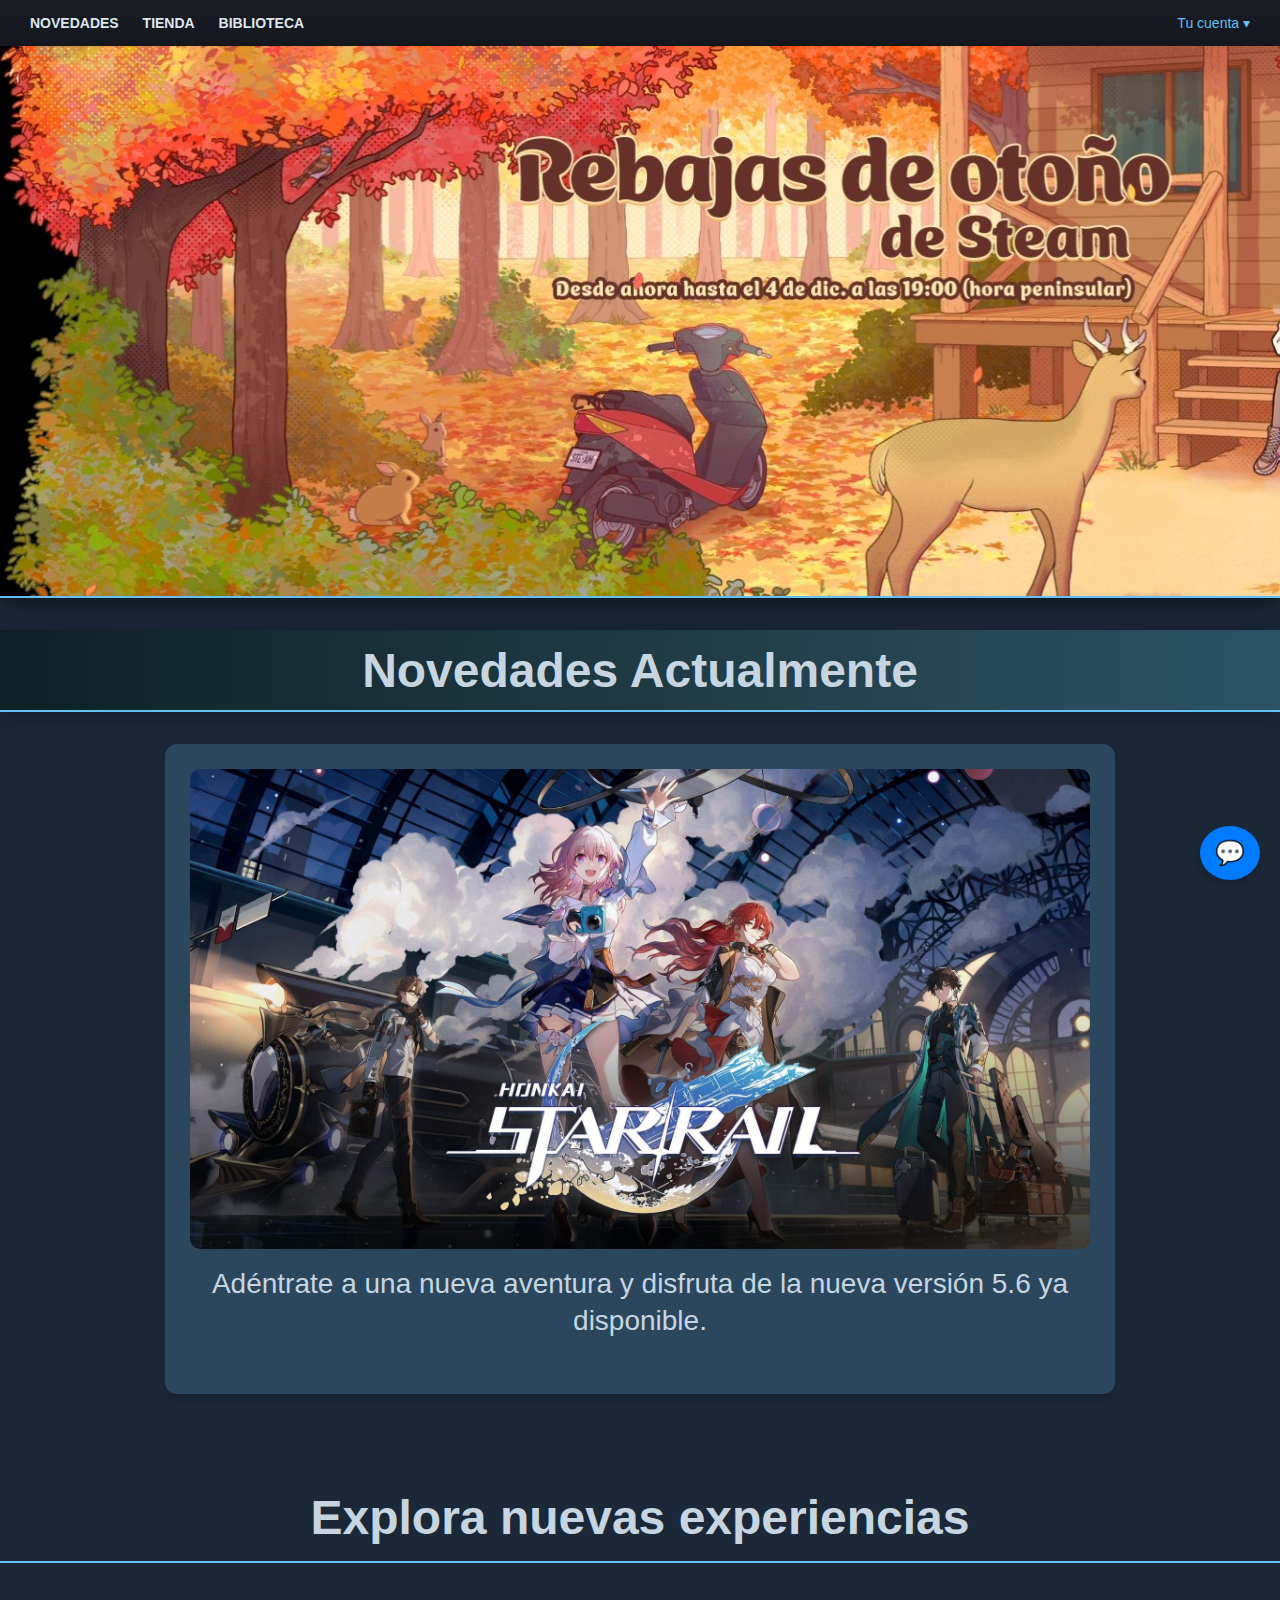
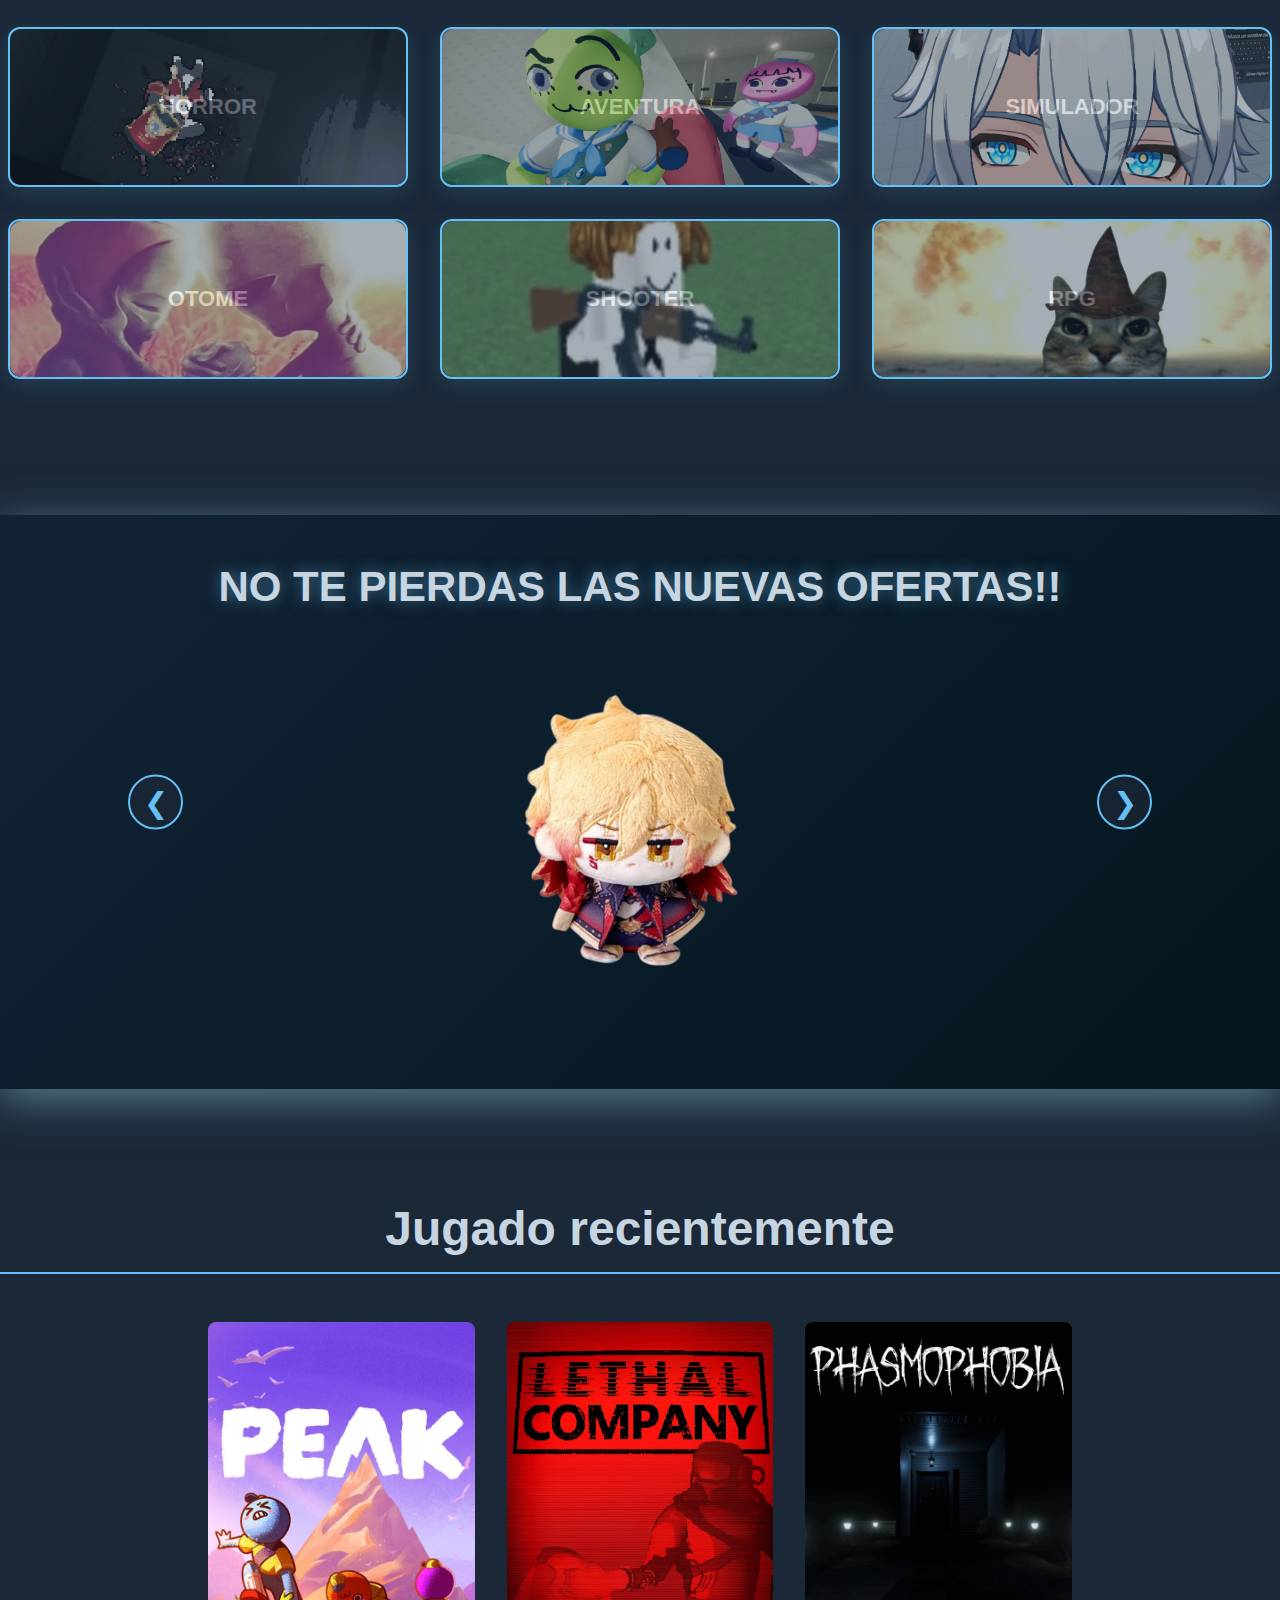
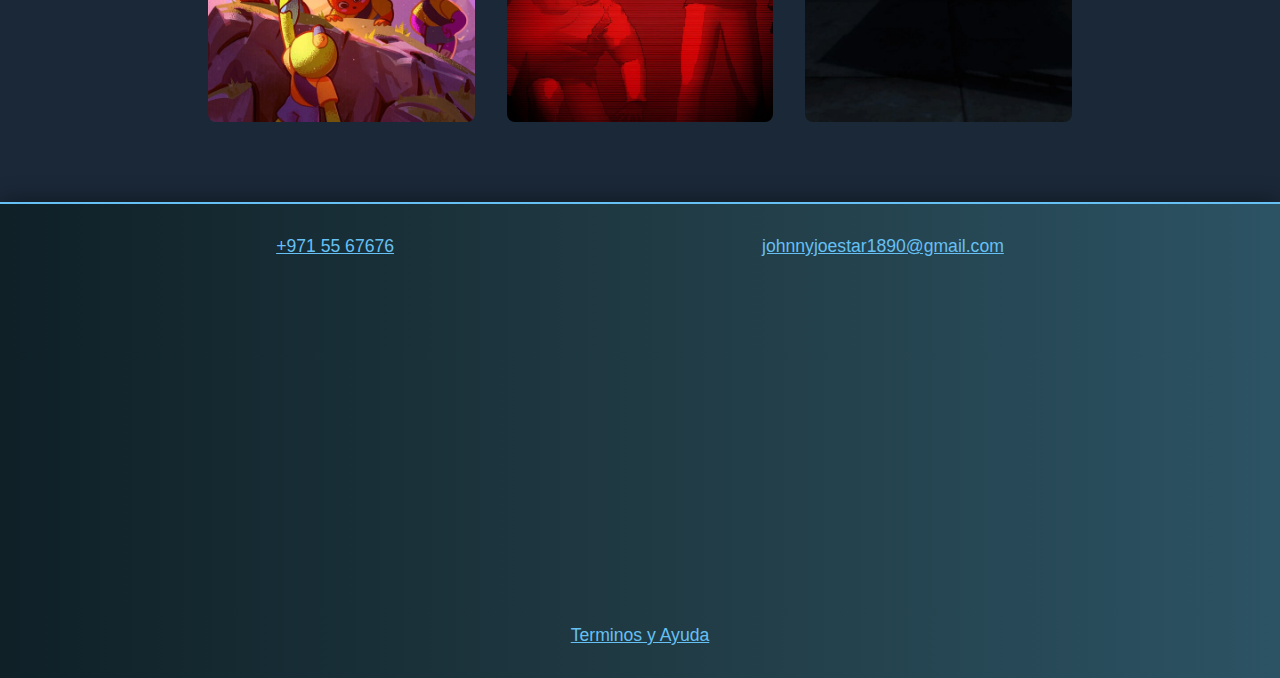
<file: PaginaUsuario/index.html>
<!DOCTYPE html>
<html lang="en">
<head>
    <meta charset="UTF-8">
    <meta name="viewport" content="width=device-width, initial-scale=1.0">
    <title>Tienda de Juegos</title>
    <link rel="stylesheet" href="steam.css">

</head>

<body>

<header>
    <nav>
        <a href="#">NOVEDADES</a>
        <a href="#">TIENDA</a>
        <a href="#">BIBLIOTECA</a>
    </nav>
    <span id="user-account">Tu cuenta ▾</span>
</header>


<main>
    <section>


        <div class="BannerAnuncio">
            <img src="ImagenesUsuario/steamrebajas.jpg" alt="Anuncio Steam">
        </div>


        <div class="Novedades">Novedades Actualmente</div>
        <div class="JuegosNovedad"></div>


        <div class="Categorias">
            <div class="JuegosCategoriasTitulo">Explora nuevas experiencias</div>
            <div id="JuegosCategorias" class="JuegosCategorias">
                <button>
                    <img src="ImagenesUsuario/pompom3.png" alt="Horror">
                    Horror
                </button>

                <button>
                    <img src="ImagenesUsuario/peak.png" alt="Aventura">
                    Aventura
                </button>
                <button>
                    <img src="ImagenesUsuario/phainon2.png" alt="Simulador">
                    Simulador
                </button>
                <button>
                    <img src="ImagenesUsuario/otome.jpg" alt="Otome">
                    Otome
                </button>
                <button>
                    <img src="ImagenesUsuario/shooter.jpg" alt="Shooter">
                    Shooter
                </button>
                <button>
                    <img src="ImagenesUsuario/rpg.jpg" alt="RPG">
                    RPG
                </button>

            </div>
        </div>


        <div class="Merchandising">
            <div class="CategoriasBoxDecoracion"></div>
            <div class="MerchandisingTitulo">NO TE PIERDAS LAS NUEVAS OFERTAS!!</div>
            <div id="Peluches" class="Peluches">
                <div class="peluche active">
                    <img src="ImagenesUsuario/mydeipeluche.png" alt="Mydei">
                </div>
                <div class="peluche">
                    <img src="ImagenesUsuario/bunnypeluche.png" alt="Bunny">
                </div>
                <div class="peluche">
                    <img src="ImagenesUsuario/hollowpeluche.png" alt="Hollow">
                </div>
                <div class="peluche">
                    <img src="ImagenesUsuario/fumopeluche.png" alt="Fumo">
                </div>
            </div>
            <button id="btnPrev" class="peluche-btn">&#10094;</button>
            <button id="btnNext" class="peluche-btn">&#10095;</button>
        </div>


        <div id="JuegosRecientes" class="JuegosRecientes">
            <div class="JuegosRecientesTitulo">Jugado recientemente</div>
            <div class="JuegosFila">
                <div id="JuegoR1" class="Juego">
                    <img src="ImagenesUsuario/peak2.jpg" alt="Roblox">
                </div>

                <div id="JuegoR2" class="Juego">
                    <img src="ImagenesUsuario/lethalcompany.jpg" alt="Lethal">
                </div>

                <div id="JuegoR3" class="Juego">
                    <img src="ImagenesUsuario/phasmophobia.jpg" alt="Phasmophobia">
                </div>
            </div>
        </div>


        <div id="Creditos" class="Creditos">
            <button>+971 55 67676</button>
            <button>johnnyjoestar1890@gmail.com</button>
            <button>Terminos y Ayuda</button>
        </div>


    </section>
</main>

<div id="login-modal" class="login-modal hidden">
    <div class="login-content">
        <span id="close-login">&times;</span>
        <h2>Iniciar sesión</h2>
        <input type="text" id="login-username" placeholder="Usuario o Email">
        <input type="password" id="login-password" placeholder="Contraseña">
        <button id="login-submit">Entrar</button>
        <p id="login-error"></p>
    </div>
</div>

<div id="chatbot-container">
    <div id="chatbot-window" style="display:none;">
        <div id="chatbot-header">
            Asistente Experto 🤖
        </div>
        <div id="chatbot-messages">
            <div class="message bot-message">Saludos. Soy su asistente experto. ¿En qué puedo serle de utilidad hoy?</div>
        </div>
        <div id="chatbot-input-area">
            <input type="text" id="chatbot-input" placeholder="Escribe tu consulta..." autocomplete="off">
            <button id="chatbot-send-button">Enviar</button>
        </div>
    </div>
    <button id="chatbot-toggle-button">💬</button>
</div>


<script src="steam.js"></script>
</body>

</html>
</file>
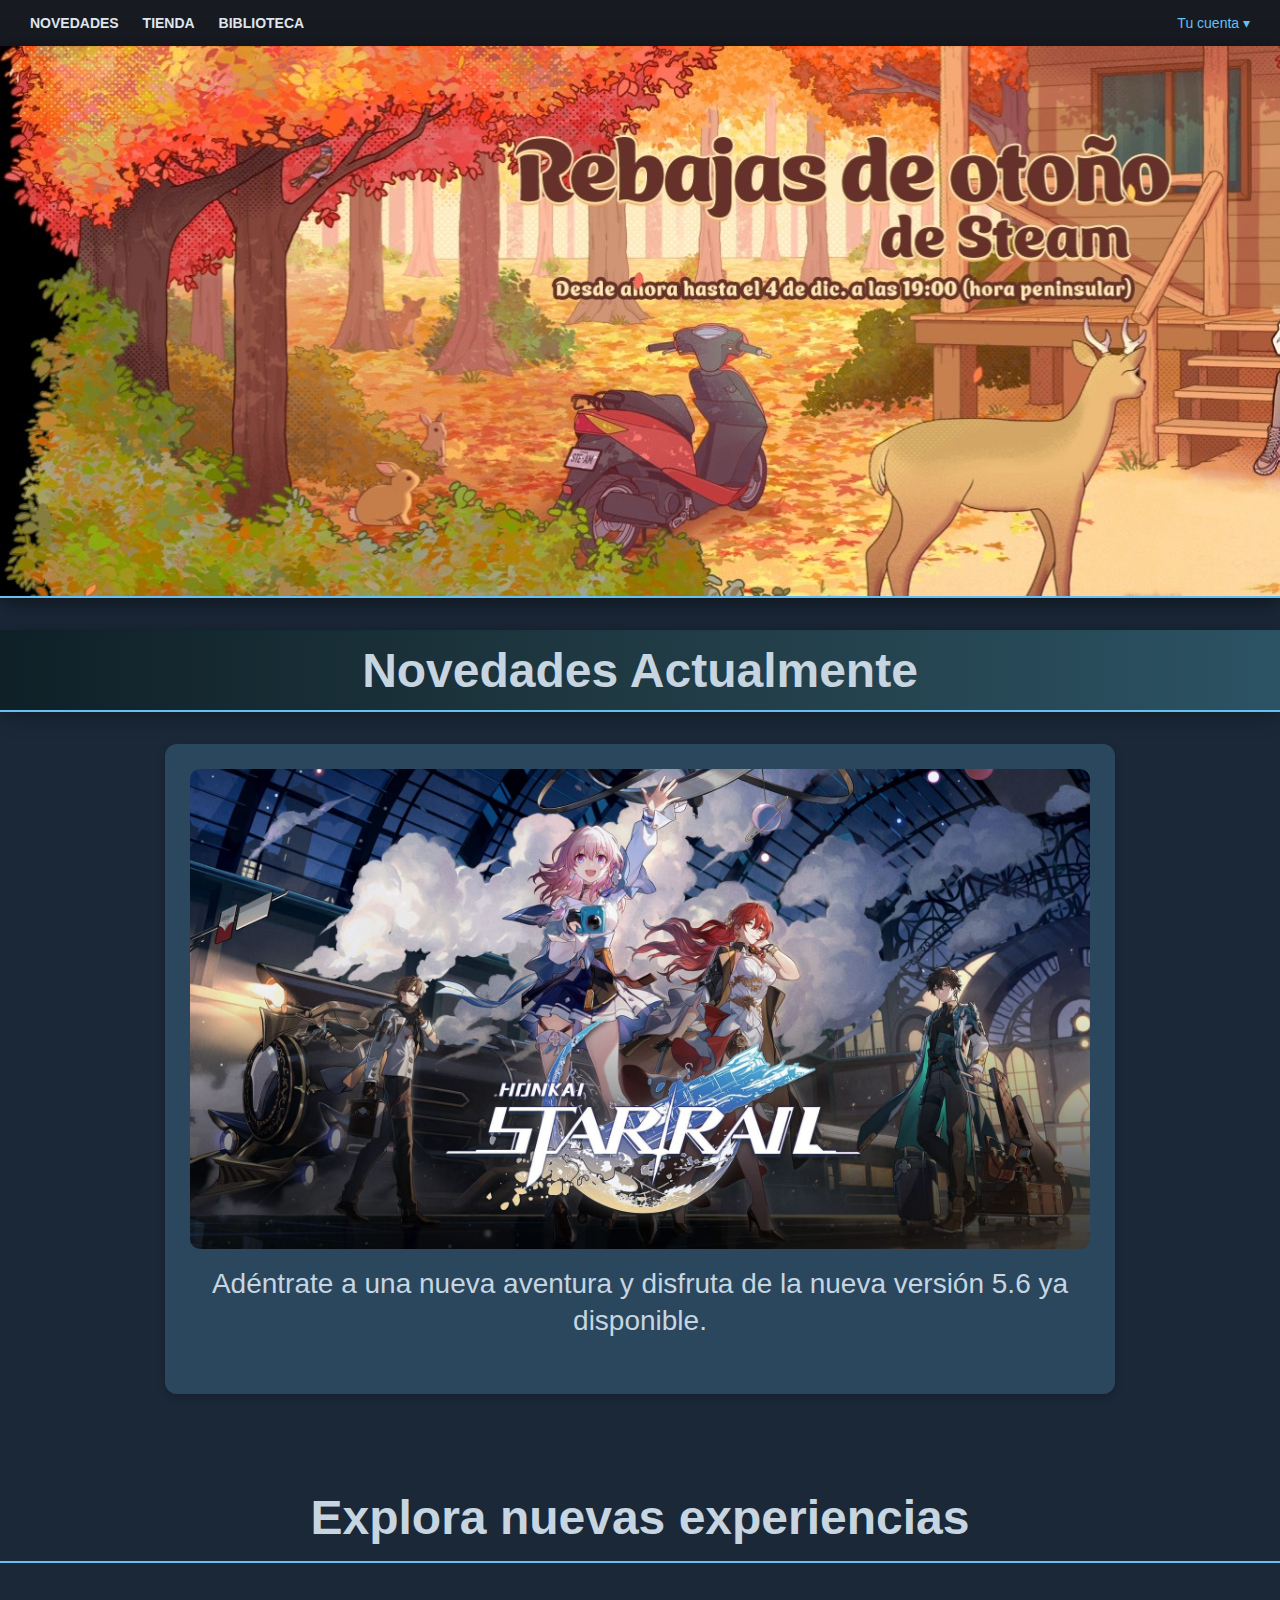
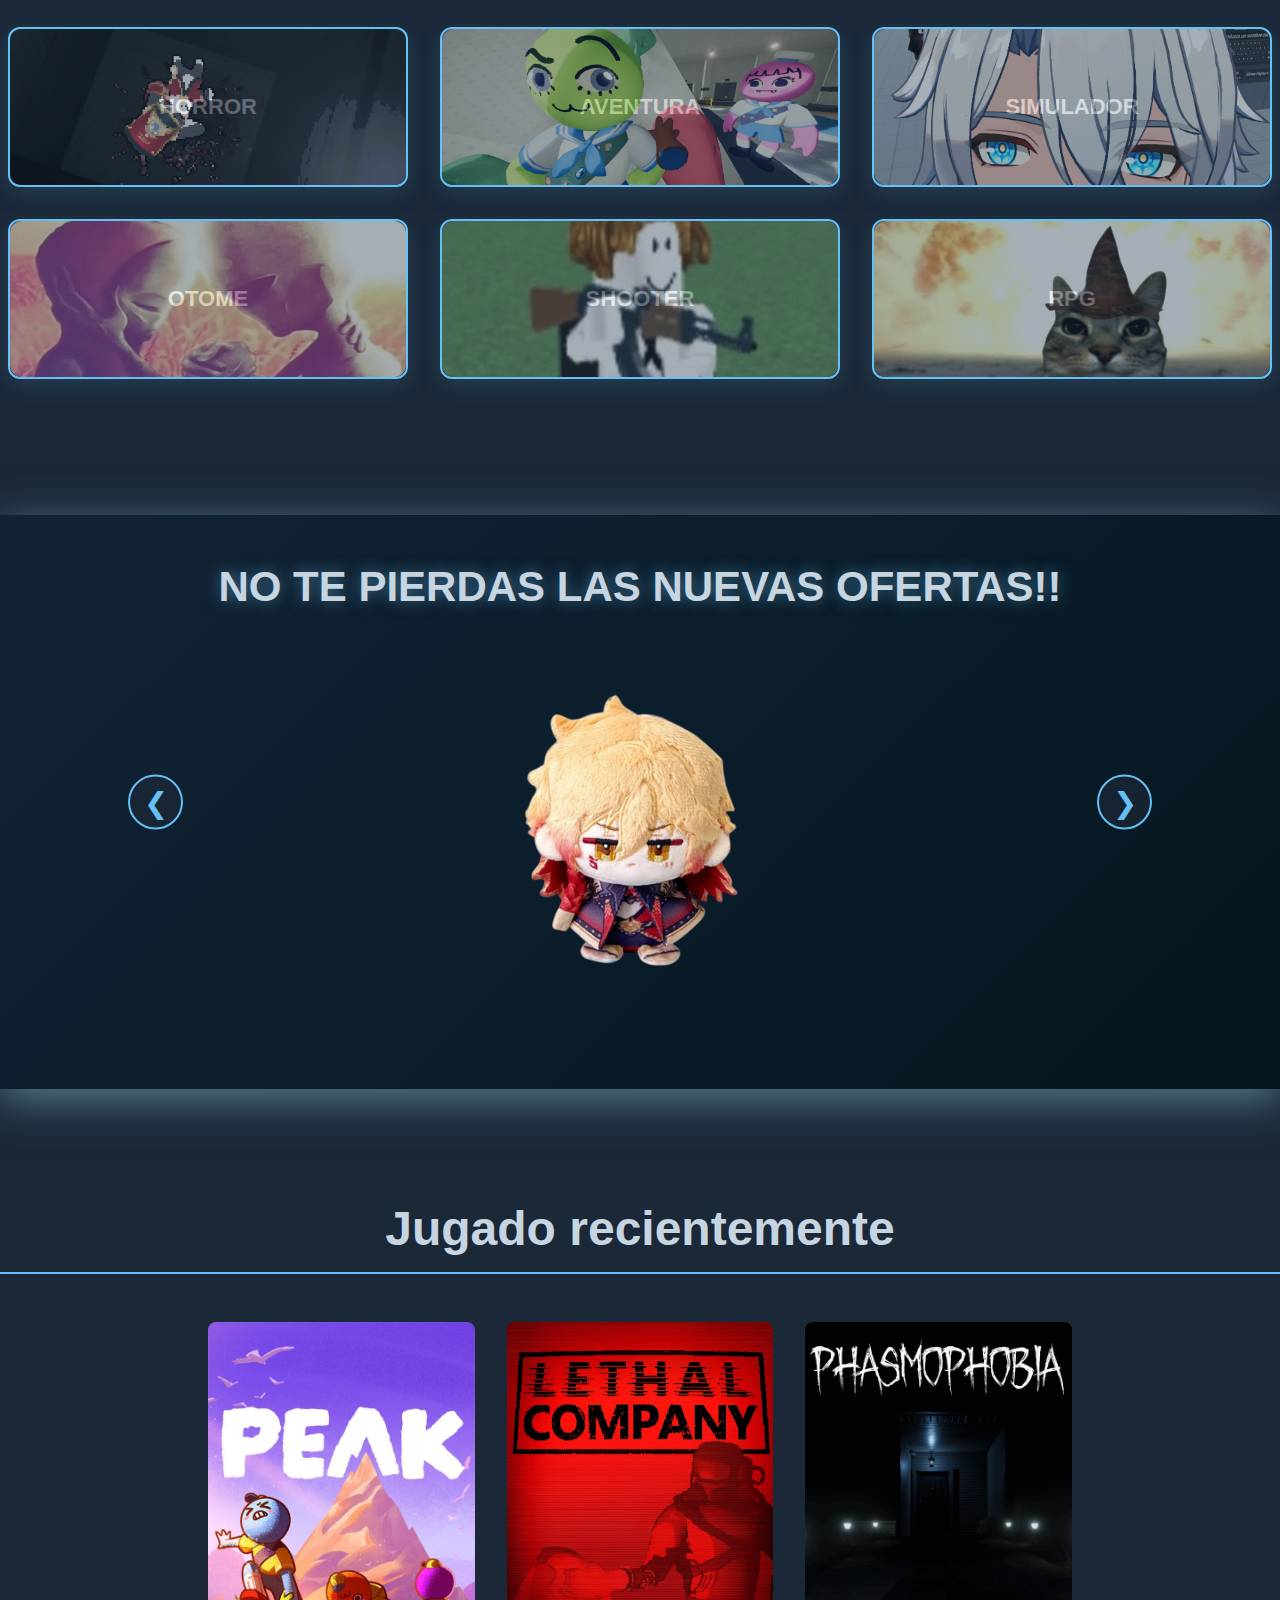
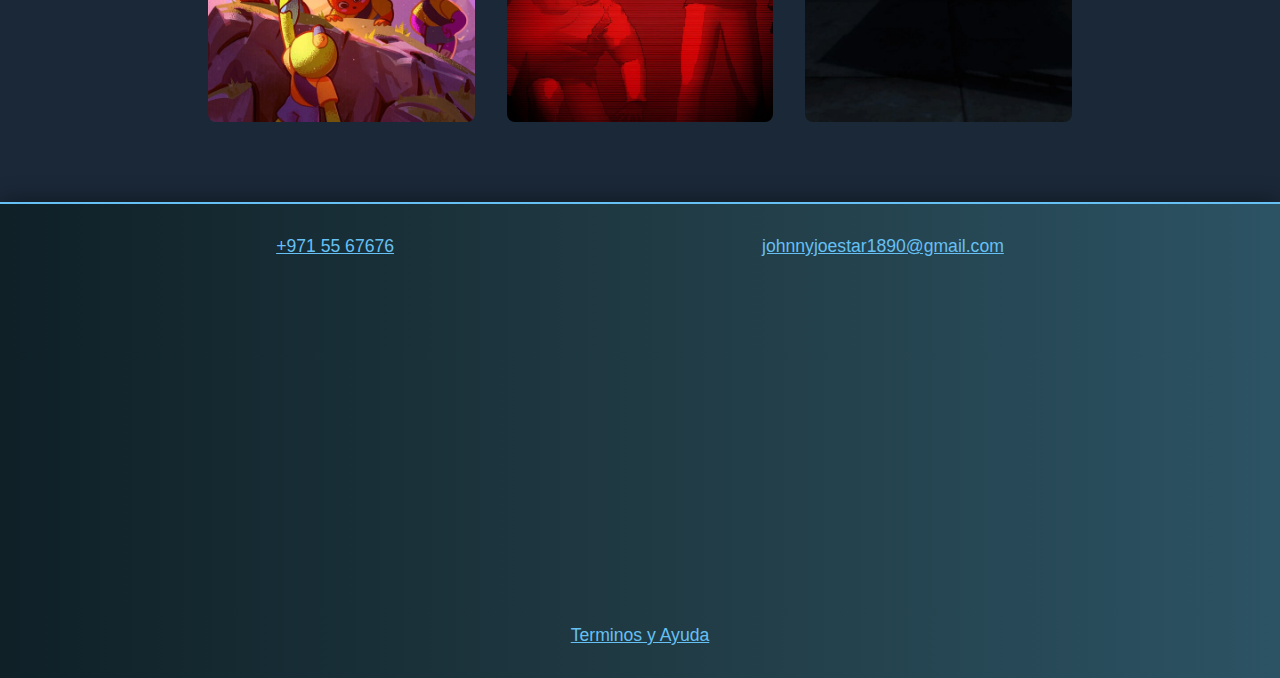
<file: PaginaUsuario/steam.html>
<!DOCTYPE html>
<html lang="en">
<head>
    <meta charset="UTF-8">
    <meta name="viewport" content="width=device-width, initial-scale=1.0">
    <title>Steam</title>
    <link rel="stylesheet" href="steam.css">
</head>

<body>

<header>
    <nav>
        <a href="#">NOVEDADES</a>
        <a href="#">TIENDA</a>
        <a href="#">BIBLIOTECA</a>
    </nav>
    <span id="user-account">Tu cuenta ▾</span>
</header>


<main>
    <section>


        <!-- Banner estilo Steam -->
        <div class="BannerAnuncio">
            <img src="ImagenesUsuario/steamrebajas.jpg" alt="Anuncio Steam">
        </div>


        <!-- Novedades Actualmente -->
        <div class="Novedades">Novedades Actualmente</div>
        <div class="JuegosNovedad"></div>


        <div class="Categorias">
            <div class="JuegosCategoriasTitulo">Explora nuevas experiencias</div>
            <div id="JuegosCategorias" class="JuegosCategorias">
                <button>
                    <img src="ImagenesUsuario/pompom3.png" alt="Horror">
                    Horror
                </button>

                <button>
                    <img src="ImagenesUsuario/peak.png" alt="Aventura">
                    Aventura
                </button>
                <button>
                    <img src="ImagenesUsuario/phainon2.png" alt="Simulador">
                    Simulador
                </button>
                <button>
                    <img src="ImagenesUsuario/otome.jpg" alt="Otome">
                    Otome
                </button>
                <button>
                    <img src="ImagenesUsuario/shooter.jpg" alt="Shooter">
                    Shooter
                </button>
                <button>
                    <img src="ImagenesUsuario/rpg.jpg" alt="RPG">
                    RPG
                </button>
        
            </div>
        </div>


        <div class="Merchandising">
            <div class="CategoriasBoxDecoracion"></div>
            <div class="MerchandisingTitulo">NO TE PIERDAS LAS NUEVAS OFERTAS!!</div>
            <div id="Peluches" class="Peluches">
                <div class="peluche active">
                    <img src="ImagenesUsuario/mydeipeluche.png" alt="Mydei">
                </div>
                <div class="peluche">
                    <img src="ImagenesUsuario/bunnypeluche.png" alt="Bunny">
                </div>
                <div class="peluche">
                    <img src="ImagenesUsuario/hollowpeluche.png" alt="Hollow">
                </div>
                <div class="peluche">
                    <img src="ImagenesUsuario/fumopeluche.png" alt="Fumo">
                </div>
            </div>
            <button id="btnPrev" class="peluche-btn">&#10094;</button>
            <button id="btnNext" class="peluche-btn">&#10095;</button>
        </div>


        <div id="JuegosRecientes" class="JuegosRecientes">
            <div class="JuegosRecientesTitulo">Jugado recientemente</div>
            <!-- Contenedor de los juegos -->
             <div class="JuegosFila">
                <div id="JuegoR1" class="Juego">
                    <img src="ImagenesUsuario/peak2.jpg" alt="Roblox">
                </div>

                <div id="JuegoR2" class="Juego">
                    <img src="ImagenesUsuario/lethalcompany.jpg" alt="Lethal">
                </div>

                <div id="JuegoR3" class="Juego">
                    <img src="ImagenesUsuario/phasmophobia.jpg" alt="Phasmophobia">
                </div>
            </div>
        </div>


        <div id="Creditos" class="Creditos">
            <button>+971 55 67676</button>
            <button>johnnyjoestar1890@gmail.com</button>
            <button>Terminos y Ayuda</button>
        </div>


    </section>
</main>

<!-- Modal de Login -->
<div id="login-modal" class="login-modal hidden">
    <div class="login-content">
        <span id="close-login">&times;</span>
        <h2>Iniciar sesión</h2>
        <input type="text" id="login-username" placeholder="Usuario o Email">
        <input type="password" id="login-password" placeholder="Contraseña">
        <button id="login-submit">Entrar</button>
        <p id="login-error"></p>
    </div>
</div>


<script src="steam.js"></script>
</body>

</html>
</file>
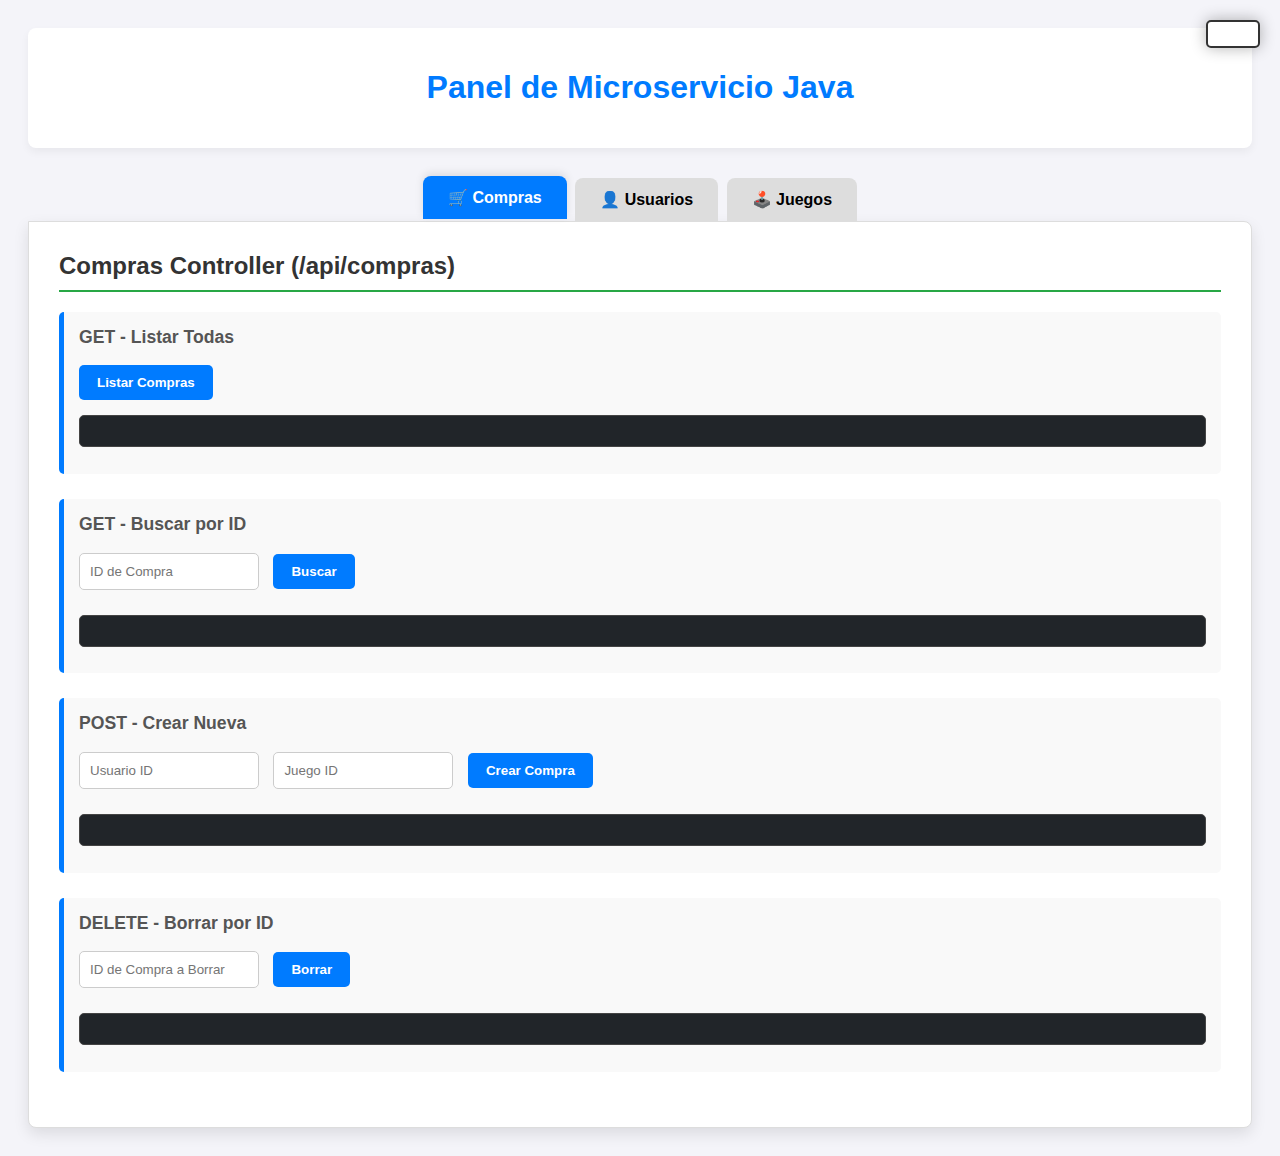
<file: src/main/resources/PaginaAdmin/admin.html>
<!DOCTYPE html>
<html lang="es">
<head>
    <meta charset="UTF-8">
    <title>Panel de Administración de la API (Tabs)</title>
    <link rel="stylesheet" href="admin.css">
</head>
<body>
<header>
    <h1> Panel de Microservicio Java</h1>
    <div id="status-message"></div>
</header>

<div class="tab-nav">
    <button class="active" onclick="openTab('compras', this)">🛒 Compras</button>
    <button onclick="openTab('usuarios', this)">👤 Usuarios</button>
    <button onclick="openTab('juegos', this)">🕹️ Juegos</button>
</div>

<div class="tab-content">

    <div id="compras" class="tab-pane active">
        <h2>Compras Controller (/api/compras)</h2>
        <div class="action-group">
            <h3>GET - Listar Todas</h3>
            <button class="action-btn" onclick="getAllCompras()">Listar Compras</button>
            <pre id="compras-list-results"></pre>
        </div>

        <div class="action-group">
            <h3>GET - Buscar por ID</h3>
            <input type="number" id="compras-find-id" placeholder="ID de Compra">
            <button class="action-btn" onclick="getCompraById()">Buscar</button>
            <pre id="compras-find-results"></pre>
        </div>

        <div class="action-group">
            <h3>POST - Crear Nueva</h3>
            <input type="number" id="compras-post-usuario-id" placeholder="Usuario ID">
            <input type="number" id="compras-post-juego-id" placeholder="Juego ID">
            <button class="action-btn" onclick="createCompra()">Crear Compra</button>
            <pre id="compras-create-results"></pre>
        </div>

        <div class="action-group">
            <h3>DELETE - Borrar por ID</h3>
            <input type="number" id="compras-delete-id" placeholder="ID de Compra a Borrar">
            <button class="action-btn" onclick="deleteCompra()">Borrar</button>
            <pre id="compras-delete-results"></pre>
        </div>
    </div>

    <div id="usuarios" class="tab-pane">
        <h2>Usuario Controller (/api/usuarios)</h2>

        <div class="action-group">
            <h3>GET - Listar Todos</h3>
            <button class="action-btn" onclick="getAllUsuarios()">Listar Usuarios</button>
            <pre id="usuarios-list-results"></pre>
        </div>

        <div class="action-group">
            <h3>GET - Buscar por ID</h3>
            <input type="number" id="usuarios-find-id" placeholder="ID de Usuario">
            <button class="action-btn" onclick="getUsuarioById()">Buscar</button>
            <pre id="usuarios-find-results"></pre>
        </div>

        <div class="action-group">
            <h3>POST - Crear Nuevo</h3>
            <input type="text" id="usuarios-post-nome" placeholder="Nombre">
            <input type="text" id="usuarios-post-email" placeholder="Email">
            <input type="text" id="usuarios-post-senha" placeholder="Contraseña">
            <input type="number" id="usuarios-post-idade" placeholder="Edad">
            <button class="action-btn" onclick="createUsuario()">Crear Usuario</button>
            <pre id="usuarios-create-results"></pre>
        </div>

        <div class="action-group">
            <h3>DELETE - Borrar por ID</h3>
            <input type="number" id="usuarios-delete-id" placeholder="ID de Usuario a Borrar">
            <button class="action-btn" onclick="deleteUsuario()">Borrar</button>
            <pre id="usuarios-delete-results"></pre>
        </div>
    </div>

    <div id="juegos" class="tab-pane">
        <h2>Juegos Controller (/api/juegos)</h2>

        <div class="action-group">
            <h3>GET - Listar Todos</h3>
            <button class="action-btn" onclick="getAllJuegos()">Listar Juegos</button>
            <pre id="juegos-list-results"></pre>
        </div>

        <div class="action-group">
            <h3>GET - Buscar por ID</h3>
            <input type="number" id="juegos-find-id" placeholder="ID de Juego">
            <button class="action-btn" onclick="getJuegoById()">Buscar</button>
            <pre id="juegos-find-results"></pre>
        </div>

        <div class="action-group">
            <h3>POST - Crear Nuevo</h3>
            <input type="text" id="juegos-post-nombre" placeholder="Nombre">
            <input type="text" id="juegos-post-descripcion" placeholder="Descripción">
            <input type="text" id="juegos-post-categoria" placeholder="Categoría">
            <input type="number" id="juegos-post-precio" placeholder="Precio">
            <input type="text" id="juegos-post-imagen" placeholder="Imagen">
            <button class="action-btn" onclick="createJuego()">Crear Juego</button>
            <pre id="juegos-create-results"></pre>
        </div>

        <div class="action-group">
            <h3>DELETE - Borrar por ID</h3>
            <input type="number" id="juegos-delete-id" placeholder="ID de Juego a Borrar">
            <button class="action-btn" onclick="deleteJuego()">Borrar</button>
            <pre id="juegos-delete-results"></pre>
        </div>
    </div>

</div>

<script src="admin.js"></script>
<script>
    // Función de JavaScript para manejar el cambio de pestañas
    function openTab(tabName, elmnt) {
        // Oculta todos los elementos con class="tab-pane"
        var i, tabcontent, tablinks;
        tabcontent = document.getElementsByClassName("tab-pane");
        for (i = 0; i < tabcontent.length; i++) {
            tabcontent[i].style.display = "none";
            tabcontent[i].classList.remove("active");
        }

        // Elimina la clase "active" de todos los botones de navegación
        tablinks = document.getElementsByClassName("tab-nav")[0].getElementsByTagName("button");
        for (i = 0; i < tablinks.length; i++) {
            tablinks[i].classList.remove("active");
        }

        // Muestra la pestaña actual y añade la clase "active" al botón que la abrió
        document.getElementById(tabName).style.display = "block";
        document.getElementById(tabName).classList.add("active");
        elmnt.classList.add("active");
    }

    // Carga la pestaña de Compras por defecto
    document.addEventListener('DOMContentLoaded', () => {
         // Ya está configurado en el HTML con la clase 'active',
         // pero esta función asegura que si se recarga, mantenga la lógica de la pestaña.
         openTab('compras', document.querySelector('.tab-nav button.active'));
    });
</script>
</body>
</html>
</file>
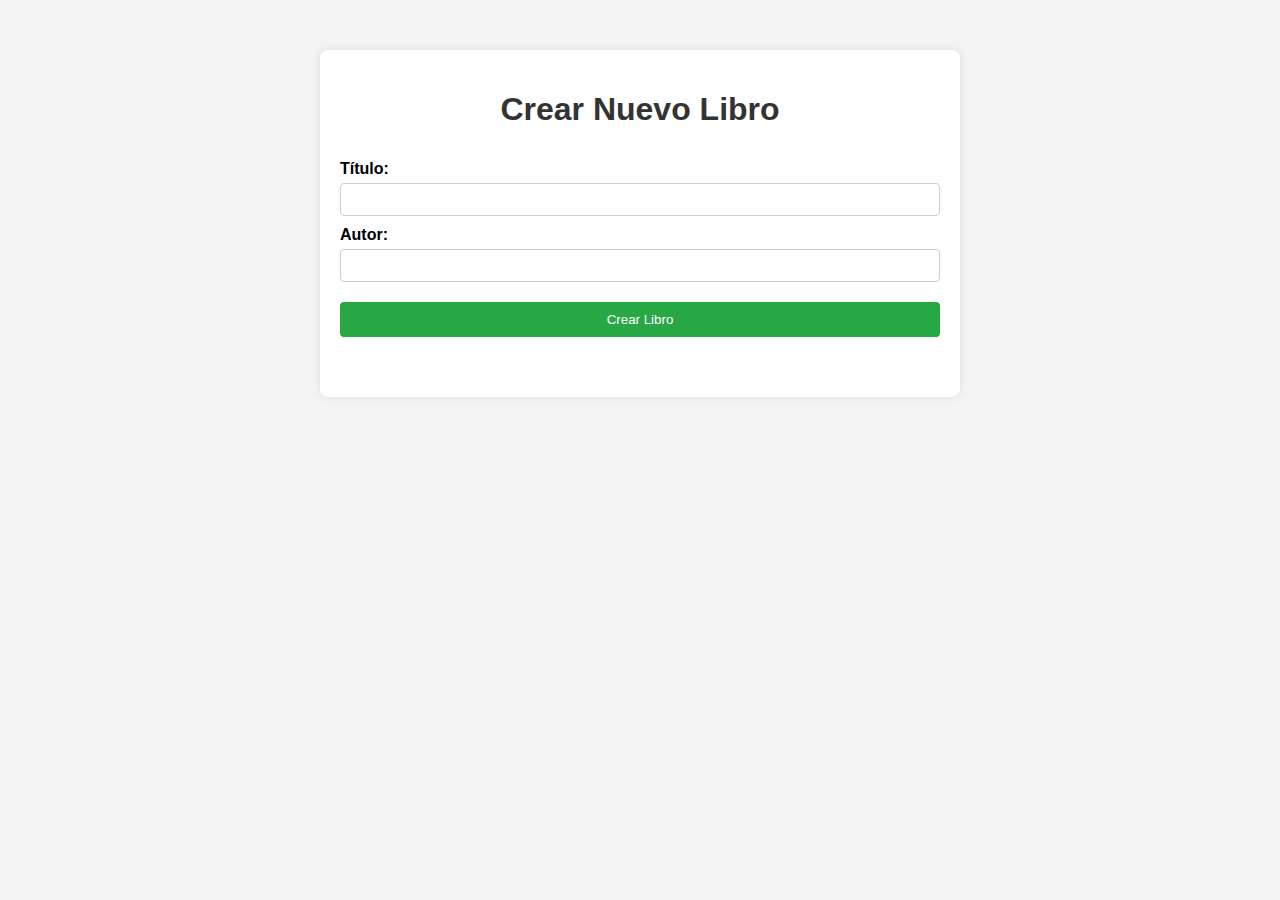
<file: src/main/resources/Templates/templates2/libros.html>
<!DOCTYPE html>
<html lang="es">
<head>
    <meta charset="UTF-8">
    <meta name="viewport" content="width=device-width, initial-scale=1.0">
    <title>API de Libros</title>
    <link rel="stylesheet" href="index.css">
</head>
<body>
<div class="container">
    <h1>Crear Nuevo Libro</h1>
    <form id="formLibro">
        <label for="titulo">Título:</label>
        <input type="text" id="titulo" name="titulo" required>

        <label for="autor">Autor:</label>
        <input type="text" id="autor" name="autor" required>

        <button type="submit">Crear Libro</button>
    </form>

    <form id = "formBuscar">
    </form>


    <div id="mensaje"></div>
</div>

<script src="index.js"></script>
</body>
</html>
</file>
<file: PaginaUsuario/steam.css>
/* ====== ESTILO INSPIRADO EN STEAM ======*/
body {
    background-color: #1b2838;
    color: #fff;
    font-family: 'Segoe UI', 'Montserrat', 'Arial', sans-serif;
    margin: 0;
    padding: 0;
    overflow-x: hidden;
}





/*====== VENTANAS ARRIBA ====== */
header {
    background-color: #171a21;
    display: flex;
    justify-content: space-between;
    align-items: center;
    padding: 15px 30px;
    font-size: 14px;
}

header nav a {
    color: #dfe6ee;
    text-decoration: none;
    margin-right: 20px;
    font-weight: 600;
}

header nav a:hover {
    color: #66c0f4;
}

#user-account {
    cursor: pointer;
    color: #66c0f4;
}




main {
    flex: 1;
}




/*====== BANNER ANUNCIO ======*/
.BannerAnuncio {
    width: 100%;
    height: 550px; /* altura del banner */
    overflow: hidden;
    position: relative;
    margin-bottom: 2rem; /* espacio antes de NOVEDADES */
    box-shadow: 0 5px 20px rgba(0, 0, 0, 0.5);
    border-bottom: 2px solid #66c0f4;
}

.BannerAnuncio img {
    position: absolute;
    width: auto;
    height: auto;
    object-fit: cover; /* se ajusta al contenedor sin deformarse */
    display: block;
    transition: transform 0.5s ease;
}

.BannerAnuncio img:hover {
    transform: scale(1.05); /* efecto sutil al pasar el cursor */
}






/*====== NOVEDADES ======*/
.Novedades {
    display: flex;
    justify-content: center;
    align-items: center;
    text-align: center;
    height: 80px;
    font-size: 48px;
    font-weight: bold;
    color: #c7d5e0;
    background: linear-gradient(to right, #0f2027, #203a43, #2c5364);
    border-bottom: 2px solid #66c0f4;
    box-shadow: 0 4px 20px rgba(0, 0, 0, 0.3);
}

.JuegosNovedad {
    display: grid;
    gap: 20px;
}

.Tarjeta {
    display: flex;
    flex-direction: column;
    align-items: center;
    justify-content: flex-start;
    background-color: #2a475e;
    border-radius: 12px;
    padding: 25px;
    transition: transform 0.3s ease, box-shadow 0.3s ease;
    width: 900px;       /* ancho fijo */
    height: 600px;      /* alto fijo */
    text-align: center;
    margin: 2rem auto;
    box-shadow: 0 3px 8px rgba(0,0,0,0.2);
    overflow: hidden;
}

.Tarjeta img {
    width: 100%;
    height: 480px;      /* ocupa la parte superior de la tarjeta */
    object-fit: cover;
    border-radius: 10px;
}

.Tarjeta p {
    margin-top: 15px;
    font-size: 28px;
    color: #c7d5e0;
    flex: 1;                  /* ocupa todo el espacio restante */
    display: flex;            /* convertimos en flex */
    justify-content: center;  /* centrado horizontal */
    align-items: center;      /* centrado vertical */
    text-align: center;       /* centra el texto dentro del p */
    overflow-y: auto;         /* scroll vertical si es muy largo */
    padding: 0 10px;          /* espacio interno horizontal */
    line-height: 1.3em;
}


.Tarjeta:hover {
    transform: scale(1.02);
    box-shadow: 0 12px 40px rgba(102, 192, 244, 0.6);
}






/* ==== CATEGORÍAS ==== */
.JuegosCategoriasTitulo {
    text-align: center;
    font-size: 48px;
    font-weight: bold;
    color: #c7d5e0;
    margin: 4rem 0 1rem;
    border-bottom: 2px solid #66c0f4;
    padding-bottom: 1rem;
    text-align: center;
    width: 100%;
}

.JuegosCategorias {
    display: flex;
    justify-content: center;
    gap: 2rem;
    flex-wrap: wrap;
    padding-top: 3rem;
    padding-bottom: 8.5rem;
}

.JuegosCategorias button {
  position: relative; /* para posicionar texto encima de la imagen */
  display: flex;
  align-items: center;
  justify-content: center;
  background: rgba(42, 71, 94, 0.5); /* semitransparente */
  border: 2px solid #66c0f4;
  color: #c7d5e0;
  font-size: 22px;
  border-radius: 12px;
  cursor: pointer;
  transition: all 0.3s;
  min-width: 400px;
  min-height: 160px;
  overflow: hidden;  /* que la imagen no se salga del borde */
  text-transform: uppercase;
  font-weight: bold;
  box-shadow: 0 6px 24px rgba(102, 192, 244, 0.15);
}

.JuegosCategorias button img {
  position: absolute;                /* imagen ocupa todo el botón */
  width: 100%;
  height: 100%;
  object-fit: cover;                 /* cubre todo el botón */
  opacity: 0.6;                      /* semi-transparente */
  transition: transform 0.3s ease, opacity 0.3s ease;
  border-radius: 12px;
}

.JuegosCategorias button span {
  position: relative;                /* para que el texto esté encima de la imagen */
  z-index: 2;
  text-align: center;
}

.JuegosCategorias button:hover img {
  transform: scale(1.05);            /* zoom ligero al hacer hover */
  opacity: 0.8;                      /* más visible al pasar el cursor */
}

.JuegosCategorias button:hover {
  background: rgba(102, 192, 244, 0.4); /* cambio sutil del fondo al hover */
  color: #1b2838;
  box-shadow: 0 0 15px rgba(102, 192, 244, 0.7);
  transform: translateY(-3px);
}







/* ==== MERCHANDISING ==== */
.Merchandising {
  position: relative;
  padding: 3rem 0 5rem;
  background: linear-gradient(135deg, #132336, #04171f);
  box-shadow: 0 10px 40px rgba(144, 207, 223, 0.5);
  overflow: hidden;
  text-align: center;
}

.MerchandisingTitulo {
  font-size: 42px;
  font-weight: bold;
  color: #c7d5e0;
  margin-bottom: 3rem;
  text-shadow: 0 0 15px rgba(102, 192, 244, 0.5);
}

.CategoriasBoxDecoracion {
  width: 100%;
  height: 30vw;
  background: linear-gradient(to bottom, #1a3457, #38301b);
  position: absolute;
  z-index: -1;
}

.Peluches {
  position: relative;
  width: 80%;
  margin: 0 auto;
  height: 350px;
  display: flex;
  justify-content: center;
  align-items: center;
  overflow: hidden;
}

.peluche {
  position: absolute;
  opacity: 0;
  transition: opacity 0.6s ease, transform 0.5s ease;
  width: 100%;
  height: 100%;
  display: flex;
  justify-content: center;
  align-items: center;
/*
    tuve que poner lo de pointer events para que funcionara el hover en todas y no en solo 1
*/
  pointer-events: none;
}

.peluche.active {
  opacity: 1;
  transform: scale(1.03);

  pointer-events: auto;
}


.peluche img {
  max-height: 100%;
  max-width: 100%;
  width: auto;
  height: auto;
  object-fit: contain;
  transition: transform 0.4s ease;
}

.peluche img:hover {
  transform: scale(1.05);
  box-shadow: 0 15px 45px rgba(102, 192, 244, 0.5);
}


/* Botones Steam */
.peluche-btn {
  background: rgba(27, 40, 56, 0.7);
  color: #66c0f4;
  border: 2px solid #66c0f4;
  border-radius: 50%;
  width: 55px;
  height: 55px;
  cursor: pointer;
  position: absolute;
  top: 50%;
  transform: translateY(-50%);
  font-size: 1.8rem;
  display: flex;
  align-items: center;
  justify-content: center;
  transition: all 0.3s ease;
  z-index: 2;
}

.peluche-btn:hover {
  background: #66c0f4;
  color: #1b2838;
  box-shadow: 0 0 20px rgba(102, 192, 244, 0.9);
}

#btnPrev { left: 10%; }
#btnNext { right: 10%; }








/* ==== JUEGOS RECIENTES ==== */
.JuegosRecientes {
  display: flex;
  flex-direction: column;  /* título arriba, juegos debajo */
  align-items: center;
  margin-top: 7rem;
  margin-bottom: 5rem;     /* más espacio debajo de la sección */
}

/* Título centrado */
.JuegosRecientesTitulo {
  font-size: 48px;
  font-weight: bold;
  color: #c7d5e0;
  border-bottom: 2px solid #66c0f4;
  padding-bottom: 1rem;
  text-align: center;
  width: 100%;
  margin-bottom: 3rem;
}

/* Contenedor de los juegos en fila */
.JuegosFila {
  display: flex;
  justify-content: center;  /* centrar horizontalmente */
  gap: 2rem;                /* espacio entre juegos */
  flex-wrap: wrap;           /* se adapta en pantallas pequeñas */
}

/* Cada juego */
.Juego {
  display: flex;
  flex-direction: column;
  align-items: center;
}

/* Imagen vertical*/
.Juego img {
  width: auto;
  height: 400px;            
  border-radius: 8px;
  transition: transform 0.3s, box-shadow 0.3s;
  object-fit: cover;
}

.Juego img:hover {
  transform: scale(1.05);
  box-shadow: 0 10px 30px rgba(102, 192, 244, 0.4);
}






/* ==== CREDITOS ==== */
.Creditos {
  display: flex;
  justify-content: center;
  align-items: center;
  flex-direction: row;
  gap: 23rem;
  flex-wrap: wrap;
  background: linear-gradient(to right, #0f2027, #203a43, #2c5364);
  padding: 2rem;
  border-top: 2px solid #66c0f4;
  box-shadow: 0 -4px 20px rgba(0, 0, 0, 0.3);
  margin-top: zrem;
}

.Creditos button {
  background: none;
  border: none;
  color: #66c0f4;
  font-size: 1.1rem;
  padding: 0;
  border-radius: 0;
  cursor: pointer;
  transition: color 0.2s;
  text-decoration: underline;
}

.Creditos button:hover {
  color: #c7d5e0;
  text-decoration: none;
}





/* ==== SCROLLBAR PERSONALIZADO ==== */
::-webkit-scrollbar {
width: 10px; 
} 

::-webkit-scrollbar-thumb { 
background-color: #66c0f4; 
border-radius: 5px; 
} 

::-webkit-scrollbar-track { 
background-color: #1b2838;
} 

/* ===== MODAL LOGIN ===== */
.login-modal {
  position: fixed;
  top: 0; left: 0;
  width: 100%; height: 100%;
  background: rgba(0, 0, 0, 0.6);
  display: flex;
  justify-content: center;
  align-items: center;
  z-index: 1000;
}

.hidden {
  display: none;
}

.login-content {
  background: #2a475e;
  padding: 2rem;
  border-radius: 15px;
  width: 320px;
  text-align: center;
  box-shadow: 0 0 30px rgba(102,192,244,0.5);
  position: relative;
}

.login-content h2 {
  color: #66c0f4;
  margin-bottom: 1.5rem;
}

.login-content input {
  width: 90%;
  padding: 10px;
  margin: 8px 0;
  border: none;
  border-radius: 8px;
  outline: none;
}

.login-content button {
  background-color: #66c0f4;
  color: #1b2838;
  border: none;
  border-radius: 8px;
  padding: 10px 20px;
  cursor: pointer;
  font-weight: bold;
  margin-top: 10px;
}

.login-content button:hover {
  background-color: #4ea8d5;
}

#close-login {
  position: absolute;
  top: 10px;
  right: 15px;
  font-size: 24px;
  cursor: pointer;
  color: #fff;
}

#login-error {
  color: #ff5a5a;
  margin-top: 10px;
  font-size: 14px;
}

@keyframes slideInLeft {
  from {
    opacity: 0;
    transform: translateX(-100%); /* empieza desde la izquierda */
  }
  to {
    opacity: 1;
    transform: translateX(0); /* termina en su posición */
  }
}

.Tarjeta.slide-in {
  animation: slideInLeft 0.8s ease forwards;
}


/* ESTILOS DEL CHATBOT (Para steam.css) */
#chatbot-container {
    position: fixed;
    bottom: 20px;
    right: 20px;
    z-index: 1000;
    display: flex;
    flex-direction: column;
    align-items: flex-end;
}

#chatbot-toggle-button {
    background-color: #007bff; /* Azul Steam-like */
    color: white;
    border: none;
    padding: 15px;
    border-radius: 50%;
    cursor: pointer;
    box-shadow: 0 4px 8px rgba(0, 0, 0, 0.2);
    font-size: 24px;
    line-height: 1;
    transition: background-color 0.3s, transform 0.3s;
}

#chatbot-window {
    width: 300px;
    height: 400px;
    background-color: #1b2838; /* Fondo oscuro Steam */
    border-radius: 10px;
    box-shadow: 0 8px 16px rgba(0, 0, 0, 0.5);
    margin-bottom: 10px;
    display: none;
    flex-direction: column;
    overflow: hidden;
    border: 1px solid #66c0f4; /* Borde azul Steam */
}

#chatbot-header {
    background-color: #66c0f4; /* Azul Steam */
    color: #1b2838;
    padding: 10px;
    text-align: center;
    font-weight: bold;
}

#chatbot-messages {
    flex-grow: 1;
    padding: 10px;
    overflow-y: auto;
    background-color: #2a475e; /* Fondo de mensajes ligeramente más claro */
}

.message {
    margin-bottom: 10px;
    padding: 8px 12px;
    border-radius: 15px;
    max-width: 85%;
    word-wrap: break-word;
    font-size: 14px;
}

.user-message {
    background-color: #c7d5e0; /* Gris claro */
    color: #1b2838;
    margin-left: auto;
    text-align: right;
    border-bottom-right-radius: 5px;
}

.bot-message {
    background-color: #416997; /* Azul más oscuro para el bot */
    color: white;
    border-bottom-left-radius: 5px;
}

#chatbot-input-area {
    display: flex;
    padding: 10px;
    border-top: 1px solid #66c0f4;
}

#chatbot-input {
    flex-grow: 1;
    padding: 8px;
    border: 1px solid #4a6c8a;
    border-radius: 20px;
    margin-right: 5px;
    background-color: #1b2838;
    color: white;
}

#chatbot-send-button {
    background-color: #416997;
    color: white;
    border: none;
    padding: 8px 15px;
    border-radius: 20px;
    cursor: pointer;
}
</file>
<file: src/main/resources/PaginaAdmin/admin.css>
/* src/main/resources/static/styles.css */

/* Variables y Estilos Generales */
:root {
    --primary-color: #007bff; /* Azul vibrante */
    --success-color: #28a745; /* Verde para éxito */
    --danger-color: #dc3545; /* Rojo para borrar */
    --background-light: #f4f4f9;
    --background-dark: #343a40;
    --text-color: #333;
    --json-background: #212529; /* Fondo oscuro para código */
}

body {
    font-family: 'Segoe UI', Tahoma, Geneva, Verdana, sans-serif;
    padding: 20px;
    background-color: var(--background-light);
    color: var(--text-color);
}

header {
    text-align: center;
    margin-bottom: 30px;
    background-color: white;
    padding: 20px;
    border-radius: 8px;
    box-shadow: 0 4px 8px rgba(0, 0, 0, 0.05);
}

h1 { color: var(--primary-color); }
h2 {
    border-bottom: 2px solid var(--success-color);
    padding-bottom: 10px;
    margin-top: 0;
    color: var(--text-color);
    margin-bottom: 20px;
}
h3 { color: #555; font-size: 1.1em; margin-top: 0; }

/* -------------------- NAVEGACIÓN (TABS) -------------------- */
.tab-nav {
    margin-bottom: 0;
    text-align: center;
}
.tab-nav button {
    padding: 12px 25px;
    margin: 0 2px;
    cursor: pointer;
    background-color: #ddd;
    border: none;
    border-radius: 8px 8px 0 0;
    transition: all 0.3s ease;
    font-size: 1em;
    font-weight: 600;
}
.tab-nav button.active {
    background-color: var(--primary-color);
    color: white;
    box-shadow: 0 -3px 8px rgba(0, 0, 0, 0.1);
    transform: translateY(-2px);
}
.tab-nav button:not(.active):hover {
    background-color: #ccc;
}

/* -------------------- CONTENIDO DE PESTAÑAS -------------------- */
.tab-content {
    background: #fff;
    padding: 30px;
    border: 1px solid #ddd;
    border-radius: 0 8px 8px 8px;
    box-shadow: 0 6px 15px rgba(0,0,0,0.1);
}
.tab-pane {
    display: none;
}
.tab-pane.active {
    display: block;
}

/* -------------------- GRUPOS DE ACCIÓN -------------------- */
.action-group {
    margin-bottom: 25px;
    padding: 15px;
    border-left: 5px solid var(--primary-color);
    background-color: #f9f9f9;
    border-radius: 5px;
    transition: box-shadow 0.3s;
}
.action-group:hover {
    box-shadow: 0 0 10px rgba(0, 123, 255, 0.1);
}

/* -------------------- INPUTS Y BOTONES -------------------- */
input[type="number"], input[type="text"] {
    padding: 10px;
    margin-right: 10px;
    margin-bottom: 10px;
    width: 180px;
    border: 1px solid #ccc;
    border-radius: 5px;
    box-sizing: border-box;
}

button.action-btn {
    padding: 10px 18px;
    cursor: pointer;
    background-color: var(--primary-color);
    color: white;
    border: none;
    border-radius: 5px;
    font-weight: 600;
    transition: background-color 0.2s, transform 0.1s;
}
button.action-btn:hover {
    background-color: #0056b3;
    transform: translateY(-1px);
}
button.action-btn:active {
    transform: translateY(0);
}

/* Colores especiales para POST y DELETE */
.post-btn {
    background-color: var(--success-color);
}
.post-btn:hover {
    background-color: #1e7e34;
}
.delete-btn {
    background-color: var(--danger-color);
}
.delete-btn:hover {
    background-color: #bd2130;
}

/* -------------------- ÁREA DE RESULTADOS (PRE) -------------------- */
pre {
    background: var(--json-background);
    color: #00ff66; /* Verde neón para código */
    padding: 15px;
    border-radius: 5px;
    overflow-x: auto;
    max-height: 250px;
    white-space: pre-wrap;
    word-wrap: break-word;
    font-size: 0.9em;
    margin-top: 15px;
    border: 1px solid #444;
}

/* -------------------- MENSAJE DE ESTADO -------------------- */
#status-message {
    position: fixed;
    top: 20px;
    right: 20px;
    padding: 12px 25px;
    border-radius: 5px;
    font-weight: bold;
    box-shadow: 0 0 15px rgba(0, 0, 0, 0.3);
    z-index: 1000;
    background-color: #fff;
    border: 2px solid;
}

#status-message[style*="green"] {
    border-color: var(--success-color);
    color: var(--success-color);
}

#status-message[style*="red"] {
    border-color: var(--danger-color);
    color: var(--danger-color);
}
</file>
<file: src/main/resources/Templates/templates2/index.css>
body {
    font-family: Arial, sans-serif;
    background-color: #f4f4f4;
    margin: 0;
    padding: 0;
}

.container {
    max-width: 600px;
    margin: 50px auto;
    background-color: #fff;
    padding: 20px;
    border-radius: 8px;
    box-shadow: 0 0 10px rgba(0, 0, 0, 0.1);
}

h1 {
    text-align: center;
    color: #333;
}

form {
    display: flex;
    flex-direction: column;
}

label {
    margin-top: 10px;
    font-weight: bold;
}

input[type="text"] {
    padding: 8px;
    margin-top: 5px;
    border: 1px solid #ccc;
    border-radius: 4px;
}

button {
    margin-top: 20px;
    padding: 10px;
    background-color: #28a745;
    color: white;
    border: none;
    border-radius: 4px;
    cursor: pointer;
}

button:hover {
    background-color: #218838;
}

#mensaje {
    margin-top: 20px;
    padding: 10px;
    border-radius: 4px;
    text-align: center;
}

#mensaje.error {
    background-color: #f8d7da;
    color: #721c24;
    border: 1px solid #f5c6cb;
}

#mensaje.success {
    background-color: #d4edda;
    color: #155724;
    border: 1px solid #c3e6cb;
}
</file>
